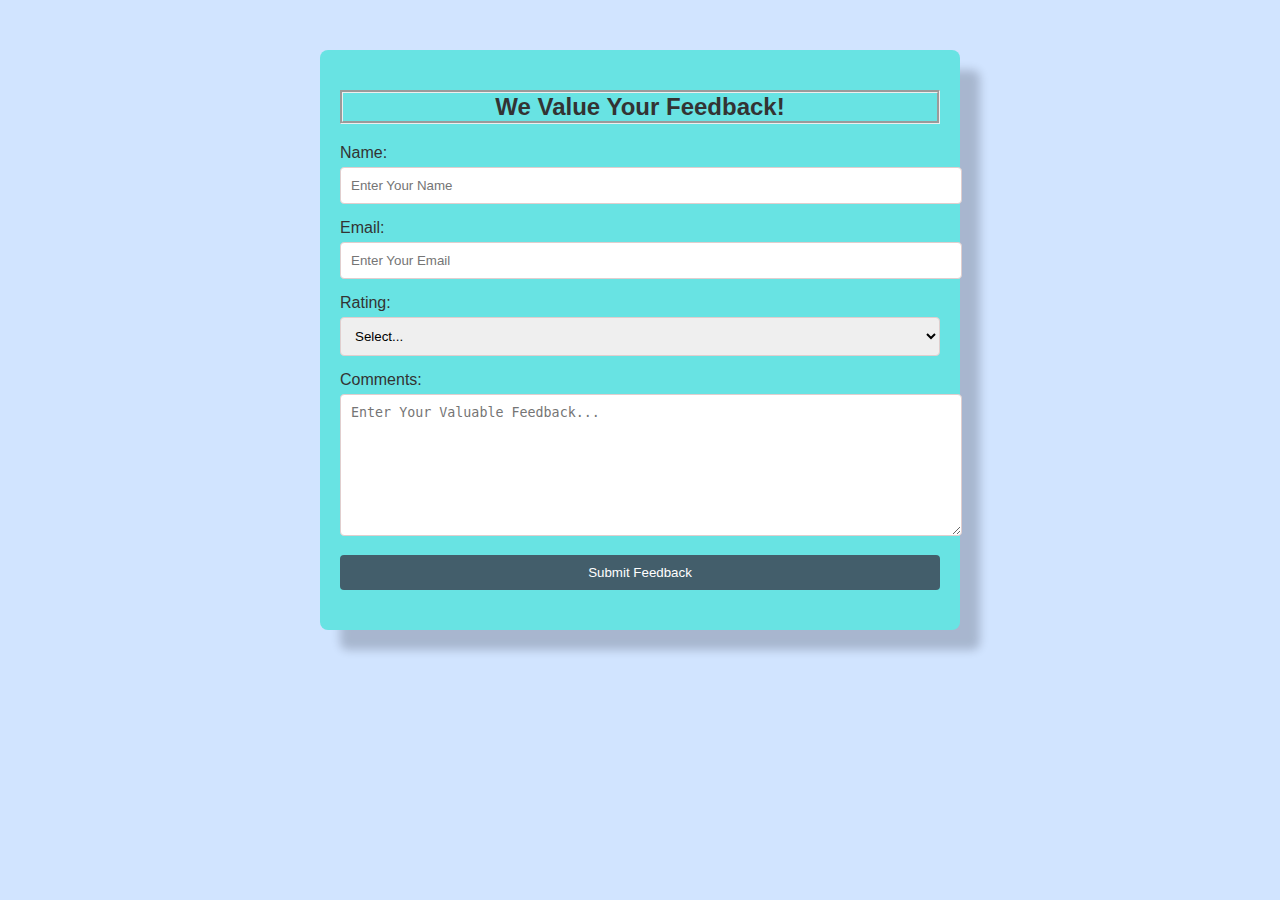
<file: CarRentalProject/Customer.html>
<!DOCTYPE html>
<html lang="en">
<head>
    <meta charset="UTF-8">
    <meta name="viewport" content="width=device-width, initial-scale=1.0">
    <link rel="stylesheet" href="Custstyle.css">
    <title>Feedback Form</title>
</head>
<body>
    <div class="feedback-container">
        <h2>We Value Your Feedback!</h2>
        <form id="feedbackForm">
            <div class="form-group">
                <label for="name">Name:</label>
                <input type="text" id="name" placeholder="Enter Your Name" name="name" required>
            </div>
            <div class="form-group">
                <label for="email"> Email:</label>
                <input type="email" id="email" placeholder="Enter Your Email"  name="email" required>
            </div>
            <div class="form-group">
                <label for="rating">Rating:</label>
                <select id="rating" name="rating" required>
                    <option value="">Select...</option>
                    <option value="1"> &#9733- Poor</option>
                    <option value="2"> &#9733 &#9733- Fair</option>
                    <option value="3">  &#9733 &#9733 &#9733- Good</option>
                    <option value="4">  &#9733 &#9733 &#9733 &#9733 - Very Good</option>
                    <option value="5"> &#9733 &#9733 &#9733 &#9733 &#9733 Excellent</option>
                </select>
            </div>
            <div class="form-group">
                <label for="comments">Comments:</label>
                <textarea id="comments" name="comments" placeholder="Enter Your Valuable Feedback..." rows="8" required></textarea>
            </div>
            <button type="submit">Submit Feedback</button>
        </form>
        <div id="responseMessage" class="response-message"></div>
    </div>

    <script src="custscript.js"></script>
</body>
</html>
</file>
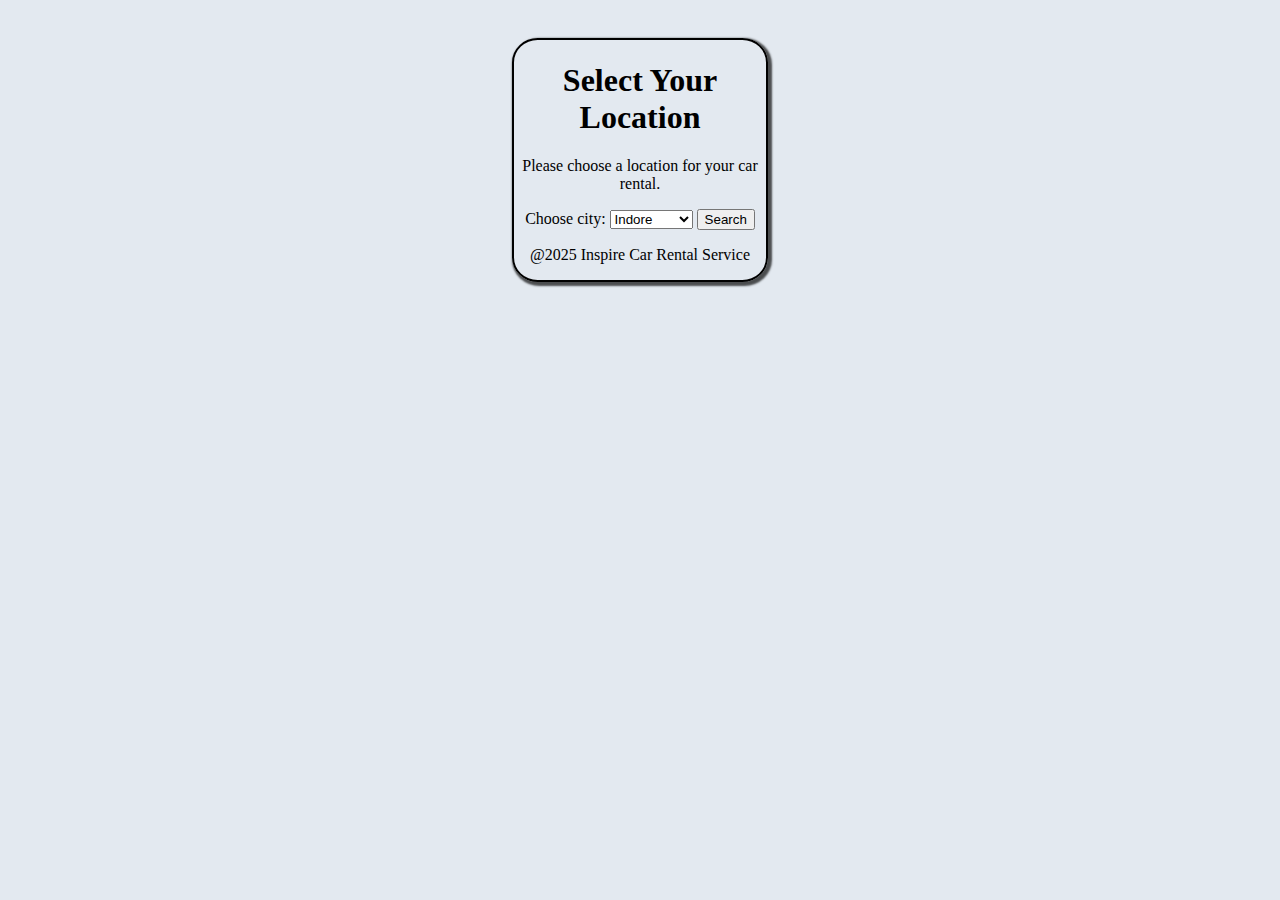
<file: CarRentalProject/Location.html>
<!DOCTYPE html>
<html lang="en">
<head>
    <meta charset="UTF-8">
    <meta name="viewport" content="width=device-width, initial-scale=1.0">
    <link rel="stylesheet" href="LocationStyle.css">
    <title>Location Selection</title>
</head>
<body>
    <header>
        <h1>Select Your Location</h1>
    </header>
    <main>
        <p>Please choose a location for your car rental.</p>
        <form id="locationForm">
            <label for="city">Choose city:</label>
            <select id="city" name="city">
                <option value="Indore">Indore</option>
                <option value="Delhi">Delhi</option>
                <option value="Mumbai">Mumbai</option>
                <option value="Bangalore">Bangalore</option>
                <option value="Chennai">Chennai</option>
            </select>
            <button type="button" onclick="searchCity()">Search</button>
        </form>
    </main>
    <footer>
        <p>@2025 Inspire Car Rental Service</p>
    </footer>
    <script>
        function searchCity() {
            const city = document.getElementById('city').value;
            alert('Selected city: ' + city);
        }
    </script>
</body>
</html>
</file>
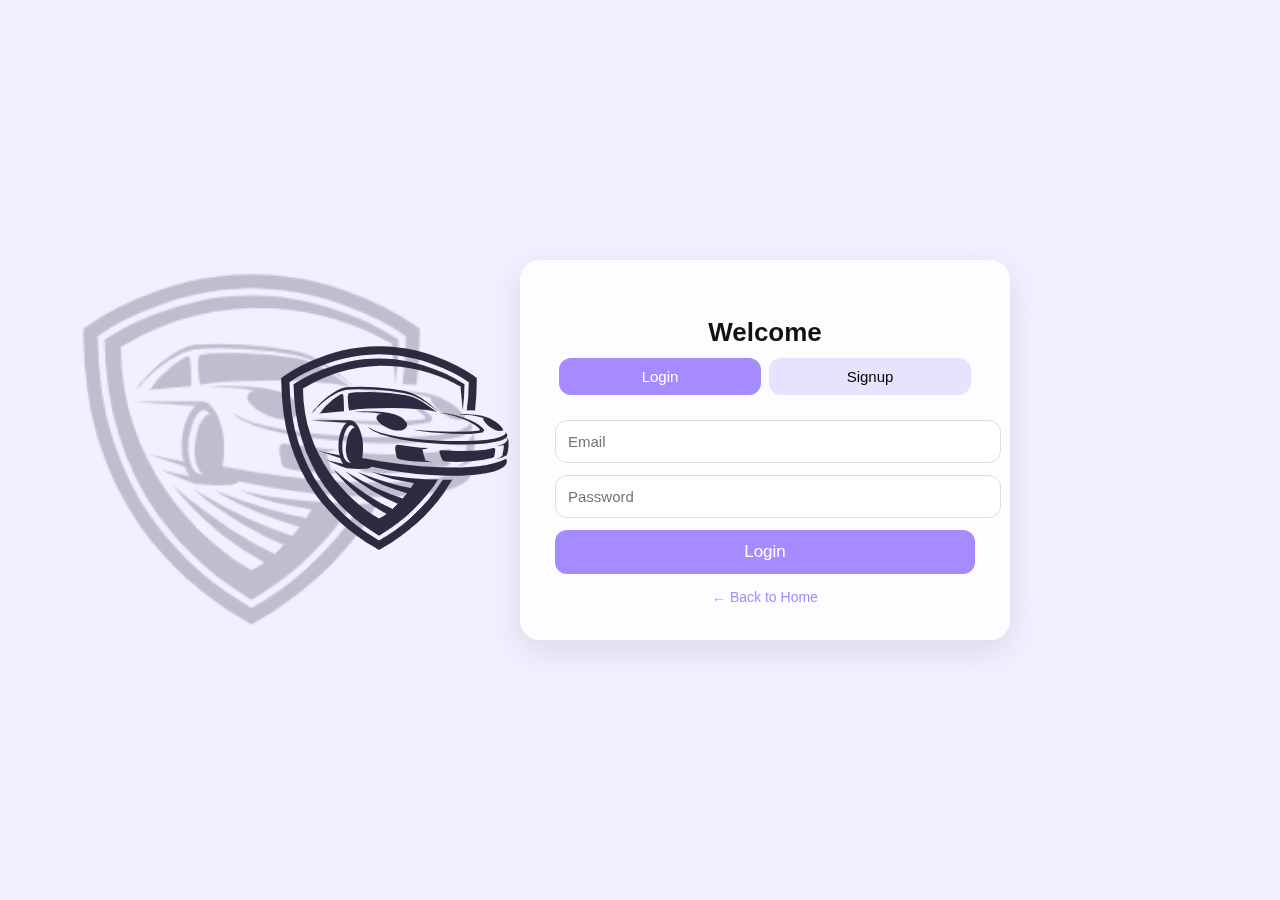
<file: CarRentalProject/register.html>
<!DOCTYPE html>
<html lang="en">
  <head>
    <meta charset="UTF-8" />
    <meta name="viewport" content="width=device-width, initial-scale=1.0" />
    <title>Register - Inspire Car</title>
    <link rel="stylesheet" href="Register.css" />
  </head>
  <body>
    <div class="nav__logo">
      <a href="#" class="logo">
        <img src="assets/logo-dark.png" alt="logo" class="logo-dark" />
      </a>
    </div>
    <div class="container">
      <h2>Welcome</h2>

      <div class="tabs">
        <button class="tab active" onclick="switchTab('login')">Login</button>
        <button class="tab" onclick="switchTab('signup')">Signup</button>
      </div>

      <!-- Login Form -->
      <div id="login" class="form active">
        <input type="email" placeholder="Email" required />
        <input type="password" placeholder="Password" required />
        <button class="btn">Login</button>
      </div>

      <!-- Signup Form -->
      <div id="signup" class="form">
        <input type="text" placeholder="Full Name" required />
        <input type="email" placeholder="Email" required />
        <input type="password" placeholder="Password" required />
        <button class="btn">Create Account</button>
      </div>

      <div class="back-link">
        <a href="index.html">← Back to Home</a>
      </div>
    </div>

    <script>
      function switchTab(tab) {
        document
          .querySelectorAll(".tab")
          .forEach((btn) => btn.classList.remove("active"));
        document
          .querySelectorAll(".form")
          .forEach((f) => f.classList.remove("active"));

        event.target.classList.add("active");
        document.getElementById(tab).classList.add("active");
      }
    </script>
  </body>
</html>
</file>
<file: CarRentalProject/Custstyle.css>
body {
    font-family: Arial, sans-serif;
    background-color: #f4f4f4;
    margin: 0;
    padding: 0;
    background-color: #559aff45;
}

.feedback-container {
    max-width: 600px;
    margin: 50px auto;
    padding: 20px;
    background: white;
    border-radius: 8px;
    box-shadow: 20px 20px 10px rgba(6, 1, 17, 0.2);
    background-color: #68e3e3;
    
}

h2 {
    text-align: center;
    color: #333;
    border:groove;
    position: static;
}

.form-group {
    margin-bottom: 15px;
}

label {
    display: block;
    margin-bottom: 5px;
    color: #555;
}

input[type="text"],
input[type="email"],
select,
textarea {
    width: 100%;
    padding: 10px;
    border: 1px solid #e0cece;
    border-radius: 4px;
}

button {
    width: 100%;
    padding: 10px;
    background-color: #393747c5;
    color: white;
    border: none;
    border-radius: 4px;
    cursor: pointer;
}

button:hover {
    background-color:green;
}

.response-message {
    margin-top: 20px;
    text-align: center;
    color: #28a745;
}
label{
    font-family: 'Lucida Sans', 'Lucida Sans Regular', 'Lucida Grande', 'Lucida Sans Unicode', Geneva, Verdana, sans-serif;
    font-size: 16px;
    color: #333;
}
</file>
<file: CarRentalProject/LocationStyle.css>
body{
    background:#e3e9f0;
    color: #000000;
    text-align: center;
    border:black 2px solid;
    border-radius: 10%;
    box-shadow: 2px 2px 2px 2px #4b4d4f;
    margin-left: 40%;
    margin-right:40%;
    margin-top: 3%;
}
button{
    color: #000000;
}
</file>
<file: CarRentalProject/Register.css>
body {
  margin: 0;
  padding: 0;
  font-family: "Poppins", sans-serif;
  background: linear-gradient(135deg, #f3efff, #ece8ff);
  height: 100vh;
  display: flex;
  justify-content: center;
  align-items: center;
}

.container {
  width: 420px;
  background: rgba(255, 255, 255, 0.8);
  padding: 35px;
  border-radius: 20px;
  box-shadow: 0 10px 35px rgba(0, 0, 0, 0.1);
  backdrop-filter: blur(10px);
  animation: fadeIn 0.4s ease;
}

h2 {
  text-align: center;
  margin-bottom: 10px;
  font-size: 26px;
  color: #111;
}

.tabs {
  display: flex;
  justify-content: space-between;
  margin-bottom: 25px;
}

.tab {
  flex: 1;
  padding: 10px;
  margin: 0 4px;
  border: none;
  background: #e8e2ff;
  border-radius: 12px;
  cursor: pointer;
  font-size: 15px;
}

.tab.active {
  background: #a58bff;
  color: white;
}

.form {
  display: none;
}

.form.active {
  display: block;
}

input {
  width: 100%;
  padding: 12px;
  margin-bottom: 12px;
  border: 1px solid #ddd;
  border-radius: 12px;
  font-size: 15px;
}

.btn {
  width: 100%;
  padding: 12px;
  background: #a58bff;
  border: none;
  border-radius: 12px;
  color: white;
  font-size: 17px;
  cursor: pointer;
}

.btn:hover {
  background: #8d74f5;
}

.back-link {
  text-align: center;
  margin-top: 15px;
  font-size: 14px;
}

.back-link a {
  color: #a58bff;
  text-decoration: none;
  font-weight: 500;
}

@keyframes fadeIn {
  from {
    opacity: 0;
    transform: translateY(-10px);
  }
  to {
    opacity: 1;
    transform: translateY(0);
  }
}
body {
  margin: 0;
  padding: 0;
  font-family: "Poppins", sans-serif;
  background: #f3efff;
  height: 100vh;
  display: flex;
  justify-content: center;
  align-items: center;
  position: relative;
}
body::before {
  content: "";
  position: absolute;
  left: 5%;
  top: 50%;
  transform: translateY(-50%);
  width: 430px;
  height: 430px;
  background: url("assets/logo-dark.png") no-repeat center/contain;
  opacity: 0.25; /* soft fade */
  z-index: 0;
  pointer-events: none;
}
.container {
  position: relative;
  z-index: 2;
}
</file>
